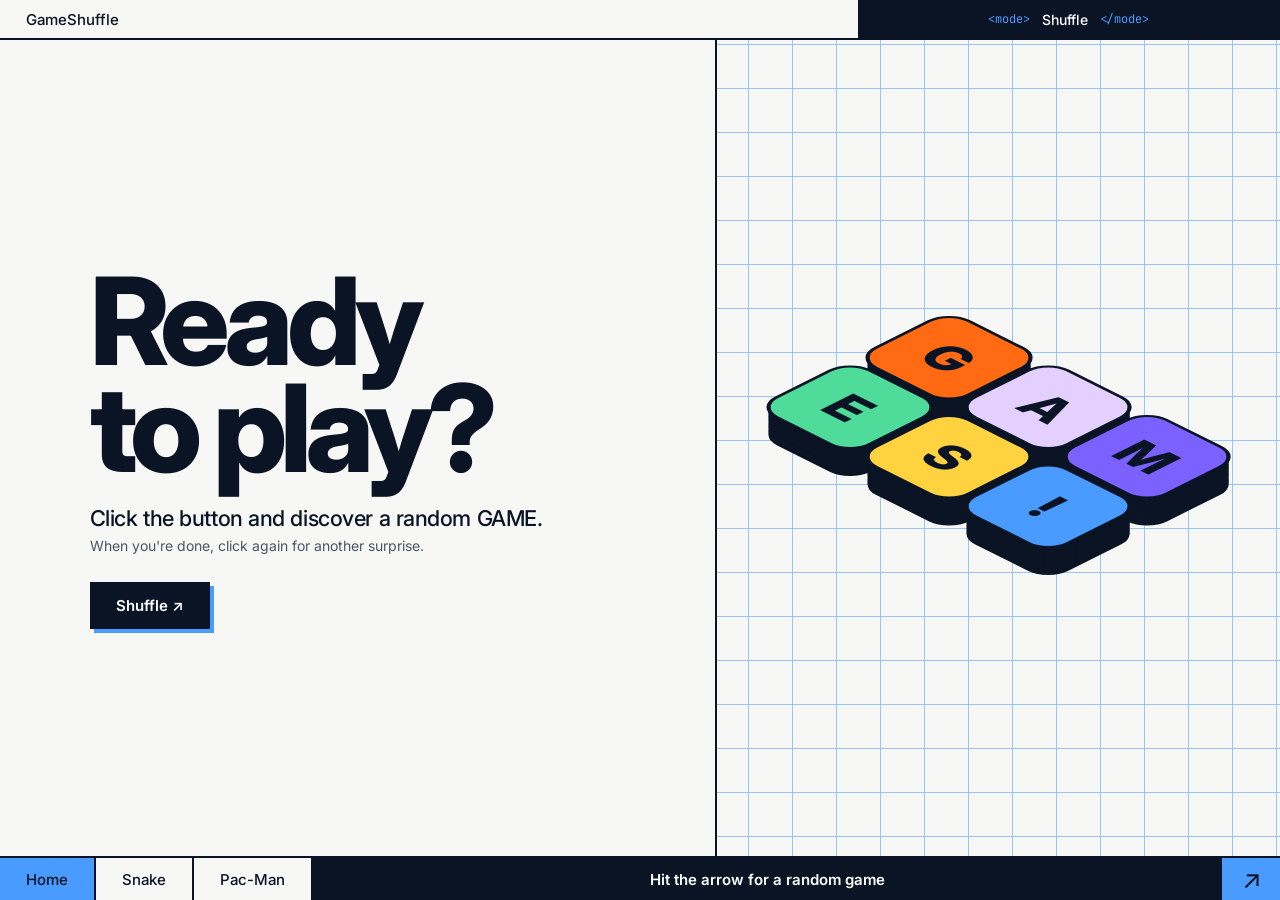
<file: index.html>
<!DOCTYPE html>
<html lang="en">
<head>
<meta charset="UTF-8">
<meta name="viewport" content="width=device-width, initial-scale=1.0">
<title>GameShuffle</title>
<link rel="stylesheet" href="style.css">
</head>
<body>
<div class="shell">
    <header class="topbar">
        <span class="brand">GameShuffle</span>
        <span class="tag"><span class="tag-code">&lt;mode&gt;</span><span class="tag-text">Shuffle</span><span class="tag-code">&lt;/mode&gt;</span></span>
    </header>

    <main class="stage hero">
        <section class="hero-left">
            <h1 class="hero-title">Ready<br>to play?</h1>
            <p class="hero-sub">Click the button and discover a random GAME.</p>
            <p class="hero-note">When you're done, click again for another surprise.</p>
            <button class="btn" onclick="goToRandomGame()">Shuffle &#8599;</button>
        </section>
        <section class="hero-right">
<svg viewBox="0 0 370 232" xmlns="http://www.w3.org/2000/svg" aria-hidden="true">
<defs><rect id="t" width="94" height="94" rx="20" ry="20"/></defs>
<g class="tile" data-note="392.0">
<g transform="translate(0 20)"><g transform="matrix(0.70711 0.35355 -0.70711 0.35355 150 18)"><use href="#t" x="0" y="0" fill="#0b1424"/></g></g>
<g transform="translate(0 19)"><g transform="matrix(0.70711 0.35355 -0.70711 0.35355 150 18)"><use href="#t" x="0" y="0" fill="#0b1424"/></g></g>
<g transform="translate(0 18)"><g transform="matrix(0.70711 0.35355 -0.70711 0.35355 150 18)"><use href="#t" x="0" y="0" fill="#0b1424"/></g></g>
<g transform="translate(0 17)"><g transform="matrix(0.70711 0.35355 -0.70711 0.35355 150 18)"><use href="#t" x="0" y="0" fill="#0b1424"/></g></g>
<g transform="translate(0 16)"><g transform="matrix(0.70711 0.35355 -0.70711 0.35355 150 18)"><use href="#t" x="0" y="0" fill="#0b1424"/></g></g>
<g transform="translate(0 15)"><g transform="matrix(0.70711 0.35355 -0.70711 0.35355 150 18)"><use href="#t" x="0" y="0" fill="#0b1424"/></g></g>
<g transform="translate(0 14)"><g transform="matrix(0.70711 0.35355 -0.70711 0.35355 150 18)"><use href="#t" x="0" y="0" fill="#0b1424"/></g></g>
<g transform="translate(0 13)"><g transform="matrix(0.70711 0.35355 -0.70711 0.35355 150 18)"><use href="#t" x="0" y="0" fill="#0b1424"/></g></g>
<g transform="translate(0 12)"><g transform="matrix(0.70711 0.35355 -0.70711 0.35355 150 18)"><use href="#t" x="0" y="0" fill="#0b1424"/></g></g>
<g transform="translate(0 11)"><g transform="matrix(0.70711 0.35355 -0.70711 0.35355 150 18)"><use href="#t" x="0" y="0" fill="#0b1424"/></g></g>
<g transform="translate(0 10)"><g transform="matrix(0.70711 0.35355 -0.70711 0.35355 150 18)"><use href="#t" x="0" y="0" fill="#0b1424"/></g></g>
<g transform="translate(0 9)"><g transform="matrix(0.70711 0.35355 -0.70711 0.35355 150 18)"><use href="#t" x="0" y="0" fill="#0b1424"/></g></g>
<g transform="translate(0 8)"><g transform="matrix(0.70711 0.35355 -0.70711 0.35355 150 18)"><use href="#t" x="0" y="0" fill="#0b1424"/></g></g>
<g transform="translate(0 7)"><g transform="matrix(0.70711 0.35355 -0.70711 0.35355 150 18)"><use href="#t" x="0" y="0" fill="#0b1424"/></g></g>
<g transform="translate(0 6)"><g transform="matrix(0.70711 0.35355 -0.70711 0.35355 150 18)"><use href="#t" x="0" y="0" fill="#0b1424"/></g></g>
<g transform="translate(0 5)"><g transform="matrix(0.70711 0.35355 -0.70711 0.35355 150 18)"><use href="#t" x="0" y="0" fill="#0b1424"/></g></g>
<g transform="translate(0 4)"><g transform="matrix(0.70711 0.35355 -0.70711 0.35355 150 18)"><use href="#t" x="0" y="0" fill="#0b1424"/></g></g>
<g transform="translate(0 3)"><g transform="matrix(0.70711 0.35355 -0.70711 0.35355 150 18)"><use href="#t" x="0" y="0" fill="#0b1424"/></g></g>
<g transform="translate(0 2)"><g transform="matrix(0.70711 0.35355 -0.70711 0.35355 150 18)"><use href="#t" x="0" y="0" fill="#0b1424"/></g></g>
<g transform="translate(0 1)"><g transform="matrix(0.70711 0.35355 -0.70711 0.35355 150 18)"><use href="#t" x="0" y="0" fill="#0b1424"/></g></g>
<g transform="matrix(0.70711 0.35355 -0.70711 0.35355 150 18)"><use href="#t" x="0" y="0" fill="var(--orange)" stroke="#0b1424" stroke-width="3"/><text x="47.0" y="48.0" text-anchor="middle" dominant-baseline="central" font-family="Inter, sans-serif" font-weight="800" font-size="46" fill="#0b1424">G</text></g>
</g>
<g class="tile" data-note="440.0">
<g transform="translate(0 20)"><g transform="matrix(0.70711 0.35355 -0.70711 0.35355 150 18)"><use href="#t" x="100" y="0" fill="#0b1424"/></g></g>
<g transform="translate(0 19)"><g transform="matrix(0.70711 0.35355 -0.70711 0.35355 150 18)"><use href="#t" x="100" y="0" fill="#0b1424"/></g></g>
<g transform="translate(0 18)"><g transform="matrix(0.70711 0.35355 -0.70711 0.35355 150 18)"><use href="#t" x="100" y="0" fill="#0b1424"/></g></g>
<g transform="translate(0 17)"><g transform="matrix(0.70711 0.35355 -0.70711 0.35355 150 18)"><use href="#t" x="100" y="0" fill="#0b1424"/></g></g>
<g transform="translate(0 16)"><g transform="matrix(0.70711 0.35355 -0.70711 0.35355 150 18)"><use href="#t" x="100" y="0" fill="#0b1424"/></g></g>
<g transform="translate(0 15)"><g transform="matrix(0.70711 0.35355 -0.70711 0.35355 150 18)"><use href="#t" x="100" y="0" fill="#0b1424"/></g></g>
<g transform="translate(0 14)"><g transform="matrix(0.70711 0.35355 -0.70711 0.35355 150 18)"><use href="#t" x="100" y="0" fill="#0b1424"/></g></g>
<g transform="translate(0 13)"><g transform="matrix(0.70711 0.35355 -0.70711 0.35355 150 18)"><use href="#t" x="100" y="0" fill="#0b1424"/></g></g>
<g transform="translate(0 12)"><g transform="matrix(0.70711 0.35355 -0.70711 0.35355 150 18)"><use href="#t" x="100" y="0" fill="#0b1424"/></g></g>
<g transform="translate(0 11)"><g transform="matrix(0.70711 0.35355 -0.70711 0.35355 150 18)"><use href="#t" x="100" y="0" fill="#0b1424"/></g></g>
<g transform="translate(0 10)"><g transform="matrix(0.70711 0.35355 -0.70711 0.35355 150 18)"><use href="#t" x="100" y="0" fill="#0b1424"/></g></g>
<g transform="translate(0 9)"><g transform="matrix(0.70711 0.35355 -0.70711 0.35355 150 18)"><use href="#t" x="100" y="0" fill="#0b1424"/></g></g>
<g transform="translate(0 8)"><g transform="matrix(0.70711 0.35355 -0.70711 0.35355 150 18)"><use href="#t" x="100" y="0" fill="#0b1424"/></g></g>
<g transform="translate(0 7)"><g transform="matrix(0.70711 0.35355 -0.70711 0.35355 150 18)"><use href="#t" x="100" y="0" fill="#0b1424"/></g></g>
<g transform="translate(0 6)"><g transform="matrix(0.70711 0.35355 -0.70711 0.35355 150 18)"><use href="#t" x="100" y="0" fill="#0b1424"/></g></g>
<g transform="translate(0 5)"><g transform="matrix(0.70711 0.35355 -0.70711 0.35355 150 18)"><use href="#t" x="100" y="0" fill="#0b1424"/></g></g>
<g transform="translate(0 4)"><g transform="matrix(0.70711 0.35355 -0.70711 0.35355 150 18)"><use href="#t" x="100" y="0" fill="#0b1424"/></g></g>
<g transform="translate(0 3)"><g transform="matrix(0.70711 0.35355 -0.70711 0.35355 150 18)"><use href="#t" x="100" y="0" fill="#0b1424"/></g></g>
<g transform="translate(0 2)"><g transform="matrix(0.70711 0.35355 -0.70711 0.35355 150 18)"><use href="#t" x="100" y="0" fill="#0b1424"/></g></g>
<g transform="translate(0 1)"><g transform="matrix(0.70711 0.35355 -0.70711 0.35355 150 18)"><use href="#t" x="100" y="0" fill="#0b1424"/></g></g>
<g transform="matrix(0.70711 0.35355 -0.70711 0.35355 150 18)"><use href="#t" x="100" y="0" fill="var(--lavender)" stroke="#0b1424" stroke-width="3"/><text x="147.0" y="48.0" text-anchor="middle" dominant-baseline="central" font-family="Inter, sans-serif" font-weight="800" font-size="46" fill="#0b1424">A</text></g>
</g>
<g class="tile" data-note="493.88">
<g transform="translate(0 20)"><g transform="matrix(0.70711 0.35355 -0.70711 0.35355 150 18)"><use href="#t" x="0" y="100" fill="#0b1424"/></g></g>
<g transform="translate(0 19)"><g transform="matrix(0.70711 0.35355 -0.70711 0.35355 150 18)"><use href="#t" x="0" y="100" fill="#0b1424"/></g></g>
<g transform="translate(0 18)"><g transform="matrix(0.70711 0.35355 -0.70711 0.35355 150 18)"><use href="#t" x="0" y="100" fill="#0b1424"/></g></g>
<g transform="translate(0 17)"><g transform="matrix(0.70711 0.35355 -0.70711 0.35355 150 18)"><use href="#t" x="0" y="100" fill="#0b1424"/></g></g>
<g transform="translate(0 16)"><g transform="matrix(0.70711 0.35355 -0.70711 0.35355 150 18)"><use href="#t" x="0" y="100" fill="#0b1424"/></g></g>
<g transform="translate(0 15)"><g transform="matrix(0.70711 0.35355 -0.70711 0.35355 150 18)"><use href="#t" x="0" y="100" fill="#0b1424"/></g></g>
<g transform="translate(0 14)"><g transform="matrix(0.70711 0.35355 -0.70711 0.35355 150 18)"><use href="#t" x="0" y="100" fill="#0b1424"/></g></g>
<g transform="translate(0 13)"><g transform="matrix(0.70711 0.35355 -0.70711 0.35355 150 18)"><use href="#t" x="0" y="100" fill="#0b1424"/></g></g>
<g transform="translate(0 12)"><g transform="matrix(0.70711 0.35355 -0.70711 0.35355 150 18)"><use href="#t" x="0" y="100" fill="#0b1424"/></g></g>
<g transform="translate(0 11)"><g transform="matrix(0.70711 0.35355 -0.70711 0.35355 150 18)"><use href="#t" x="0" y="100" fill="#0b1424"/></g></g>
<g transform="translate(0 10)"><g transform="matrix(0.70711 0.35355 -0.70711 0.35355 150 18)"><use href="#t" x="0" y="100" fill="#0b1424"/></g></g>
<g transform="translate(0 9)"><g transform="matrix(0.70711 0.35355 -0.70711 0.35355 150 18)"><use href="#t" x="0" y="100" fill="#0b1424"/></g></g>
<g transform="translate(0 8)"><g transform="matrix(0.70711 0.35355 -0.70711 0.35355 150 18)"><use href="#t" x="0" y="100" fill="#0b1424"/></g></g>
<g transform="translate(0 7)"><g transform="matrix(0.70711 0.35355 -0.70711 0.35355 150 18)"><use href="#t" x="0" y="100" fill="#0b1424"/></g></g>
<g transform="translate(0 6)"><g transform="matrix(0.70711 0.35355 -0.70711 0.35355 150 18)"><use href="#t" x="0" y="100" fill="#0b1424"/></g></g>
<g transform="translate(0 5)"><g transform="matrix(0.70711 0.35355 -0.70711 0.35355 150 18)"><use href="#t" x="0" y="100" fill="#0b1424"/></g></g>
<g transform="translate(0 4)"><g transform="matrix(0.70711 0.35355 -0.70711 0.35355 150 18)"><use href="#t" x="0" y="100" fill="#0b1424"/></g></g>
<g transform="translate(0 3)"><g transform="matrix(0.70711 0.35355 -0.70711 0.35355 150 18)"><use href="#t" x="0" y="100" fill="#0b1424"/></g></g>
<g transform="translate(0 2)"><g transform="matrix(0.70711 0.35355 -0.70711 0.35355 150 18)"><use href="#t" x="0" y="100" fill="#0b1424"/></g></g>
<g transform="translate(0 1)"><g transform="matrix(0.70711 0.35355 -0.70711 0.35355 150 18)"><use href="#t" x="0" y="100" fill="#0b1424"/></g></g>
<g transform="matrix(0.70711 0.35355 -0.70711 0.35355 150 18)"><use href="#t" x="0" y="100" fill="var(--green)" stroke="#0b1424" stroke-width="3"/><text x="47.0" y="148.0" text-anchor="middle" dominant-baseline="central" font-family="Inter, sans-serif" font-weight="800" font-size="46" fill="#0b1424">E</text></g>
</g>
<g class="tile" data-note="523.25">
<g transform="translate(0 20)"><g transform="matrix(0.70711 0.35355 -0.70711 0.35355 150 18)"><use href="#t" x="200" y="0" fill="#0b1424"/></g></g>
<g transform="translate(0 19)"><g transform="matrix(0.70711 0.35355 -0.70711 0.35355 150 18)"><use href="#t" x="200" y="0" fill="#0b1424"/></g></g>
<g transform="translate(0 18)"><g transform="matrix(0.70711 0.35355 -0.70711 0.35355 150 18)"><use href="#t" x="200" y="0" fill="#0b1424"/></g></g>
<g transform="translate(0 17)"><g transform="matrix(0.70711 0.35355 -0.70711 0.35355 150 18)"><use href="#t" x="200" y="0" fill="#0b1424"/></g></g>
<g transform="translate(0 16)"><g transform="matrix(0.70711 0.35355 -0.70711 0.35355 150 18)"><use href="#t" x="200" y="0" fill="#0b1424"/></g></g>
<g transform="translate(0 15)"><g transform="matrix(0.70711 0.35355 -0.70711 0.35355 150 18)"><use href="#t" x="200" y="0" fill="#0b1424"/></g></g>
<g transform="translate(0 14)"><g transform="matrix(0.70711 0.35355 -0.70711 0.35355 150 18)"><use href="#t" x="200" y="0" fill="#0b1424"/></g></g>
<g transform="translate(0 13)"><g transform="matrix(0.70711 0.35355 -0.70711 0.35355 150 18)"><use href="#t" x="200" y="0" fill="#0b1424"/></g></g>
<g transform="translate(0 12)"><g transform="matrix(0.70711 0.35355 -0.70711 0.35355 150 18)"><use href="#t" x="200" y="0" fill="#0b1424"/></g></g>
<g transform="translate(0 11)"><g transform="matrix(0.70711 0.35355 -0.70711 0.35355 150 18)"><use href="#t" x="200" y="0" fill="#0b1424"/></g></g>
<g transform="translate(0 10)"><g transform="matrix(0.70711 0.35355 -0.70711 0.35355 150 18)"><use href="#t" x="200" y="0" fill="#0b1424"/></g></g>
<g transform="translate(0 9)"><g transform="matrix(0.70711 0.35355 -0.70711 0.35355 150 18)"><use href="#t" x="200" y="0" fill="#0b1424"/></g></g>
<g transform="translate(0 8)"><g transform="matrix(0.70711 0.35355 -0.70711 0.35355 150 18)"><use href="#t" x="200" y="0" fill="#0b1424"/></g></g>
<g transform="translate(0 7)"><g transform="matrix(0.70711 0.35355 -0.70711 0.35355 150 18)"><use href="#t" x="200" y="0" fill="#0b1424"/></g></g>
<g transform="translate(0 6)"><g transform="matrix(0.70711 0.35355 -0.70711 0.35355 150 18)"><use href="#t" x="200" y="0" fill="#0b1424"/></g></g>
<g transform="translate(0 5)"><g transform="matrix(0.70711 0.35355 -0.70711 0.35355 150 18)"><use href="#t" x="200" y="0" fill="#0b1424"/></g></g>
<g transform="translate(0 4)"><g transform="matrix(0.70711 0.35355 -0.70711 0.35355 150 18)"><use href="#t" x="200" y="0" fill="#0b1424"/></g></g>
<g transform="translate(0 3)"><g transform="matrix(0.70711 0.35355 -0.70711 0.35355 150 18)"><use href="#t" x="200" y="0" fill="#0b1424"/></g></g>
<g transform="translate(0 2)"><g transform="matrix(0.70711 0.35355 -0.70711 0.35355 150 18)"><use href="#t" x="200" y="0" fill="#0b1424"/></g></g>
<g transform="translate(0 1)"><g transform="matrix(0.70711 0.35355 -0.70711 0.35355 150 18)"><use href="#t" x="200" y="0" fill="#0b1424"/></g></g>
<g transform="matrix(0.70711 0.35355 -0.70711 0.35355 150 18)"><use href="#t" x="200" y="0" fill="var(--purple)" stroke="#0b1424" stroke-width="3"/><text x="247.0" y="48.0" text-anchor="middle" dominant-baseline="central" font-family="Inter, sans-serif" font-weight="800" font-size="46" fill="#0b1424">M</text></g>
</g>
<g class="tile" data-note="587.33">
<g transform="translate(0 20)"><g transform="matrix(0.70711 0.35355 -0.70711 0.35355 150 18)"><use href="#t" x="100" y="100" fill="#0b1424"/></g></g>
<g transform="translate(0 19)"><g transform="matrix(0.70711 0.35355 -0.70711 0.35355 150 18)"><use href="#t" x="100" y="100" fill="#0b1424"/></g></g>
<g transform="translate(0 18)"><g transform="matrix(0.70711 0.35355 -0.70711 0.35355 150 18)"><use href="#t" x="100" y="100" fill="#0b1424"/></g></g>
<g transform="translate(0 17)"><g transform="matrix(0.70711 0.35355 -0.70711 0.35355 150 18)"><use href="#t" x="100" y="100" fill="#0b1424"/></g></g>
<g transform="translate(0 16)"><g transform="matrix(0.70711 0.35355 -0.70711 0.35355 150 18)"><use href="#t" x="100" y="100" fill="#0b1424"/></g></g>
<g transform="translate(0 15)"><g transform="matrix(0.70711 0.35355 -0.70711 0.35355 150 18)"><use href="#t" x="100" y="100" fill="#0b1424"/></g></g>
<g transform="translate(0 14)"><g transform="matrix(0.70711 0.35355 -0.70711 0.35355 150 18)"><use href="#t" x="100" y="100" fill="#0b1424"/></g></g>
<g transform="translate(0 13)"><g transform="matrix(0.70711 0.35355 -0.70711 0.35355 150 18)"><use href="#t" x="100" y="100" fill="#0b1424"/></g></g>
<g transform="translate(0 12)"><g transform="matrix(0.70711 0.35355 -0.70711 0.35355 150 18)"><use href="#t" x="100" y="100" fill="#0b1424"/></g></g>
<g transform="translate(0 11)"><g transform="matrix(0.70711 0.35355 -0.70711 0.35355 150 18)"><use href="#t" x="100" y="100" fill="#0b1424"/></g></g>
<g transform="translate(0 10)"><g transform="matrix(0.70711 0.35355 -0.70711 0.35355 150 18)"><use href="#t" x="100" y="100" fill="#0b1424"/></g></g>
<g transform="translate(0 9)"><g transform="matrix(0.70711 0.35355 -0.70711 0.35355 150 18)"><use href="#t" x="100" y="100" fill="#0b1424"/></g></g>
<g transform="translate(0 8)"><g transform="matrix(0.70711 0.35355 -0.70711 0.35355 150 18)"><use href="#t" x="100" y="100" fill="#0b1424"/></g></g>
<g transform="translate(0 7)"><g transform="matrix(0.70711 0.35355 -0.70711 0.35355 150 18)"><use href="#t" x="100" y="100" fill="#0b1424"/></g></g>
<g transform="translate(0 6)"><g transform="matrix(0.70711 0.35355 -0.70711 0.35355 150 18)"><use href="#t" x="100" y="100" fill="#0b1424"/></g></g>
<g transform="translate(0 5)"><g transform="matrix(0.70711 0.35355 -0.70711 0.35355 150 18)"><use href="#t" x="100" y="100" fill="#0b1424"/></g></g>
<g transform="translate(0 4)"><g transform="matrix(0.70711 0.35355 -0.70711 0.35355 150 18)"><use href="#t" x="100" y="100" fill="#0b1424"/></g></g>
<g transform="translate(0 3)"><g transform="matrix(0.70711 0.35355 -0.70711 0.35355 150 18)"><use href="#t" x="100" y="100" fill="#0b1424"/></g></g>
<g transform="translate(0 2)"><g transform="matrix(0.70711 0.35355 -0.70711 0.35355 150 18)"><use href="#t" x="100" y="100" fill="#0b1424"/></g></g>
<g transform="translate(0 1)"><g transform="matrix(0.70711 0.35355 -0.70711 0.35355 150 18)"><use href="#t" x="100" y="100" fill="#0b1424"/></g></g>
<g transform="matrix(0.70711 0.35355 -0.70711 0.35355 150 18)"><use href="#t" x="100" y="100" fill="var(--yellow)" stroke="#0b1424" stroke-width="3"/><text x="147.0" y="148.0" text-anchor="middle" dominant-baseline="central" font-family="Inter, sans-serif" font-weight="800" font-size="46" fill="#0b1424">S</text></g>
</g>
<g class="tile" data-note="783.99">
<g transform="translate(0 20)"><g transform="matrix(0.70711 0.35355 -0.70711 0.35355 150 18)"><use href="#t" x="200" y="100" fill="#0b1424"/></g></g>
<g transform="translate(0 19)"><g transform="matrix(0.70711 0.35355 -0.70711 0.35355 150 18)"><use href="#t" x="200" y="100" fill="#0b1424"/></g></g>
<g transform="translate(0 18)"><g transform="matrix(0.70711 0.35355 -0.70711 0.35355 150 18)"><use href="#t" x="200" y="100" fill="#0b1424"/></g></g>
<g transform="translate(0 17)"><g transform="matrix(0.70711 0.35355 -0.70711 0.35355 150 18)"><use href="#t" x="200" y="100" fill="#0b1424"/></g></g>
<g transform="translate(0 16)"><g transform="matrix(0.70711 0.35355 -0.70711 0.35355 150 18)"><use href="#t" x="200" y="100" fill="#0b1424"/></g></g>
<g transform="translate(0 15)"><g transform="matrix(0.70711 0.35355 -0.70711 0.35355 150 18)"><use href="#t" x="200" y="100" fill="#0b1424"/></g></g>
<g transform="translate(0 14)"><g transform="matrix(0.70711 0.35355 -0.70711 0.35355 150 18)"><use href="#t" x="200" y="100" fill="#0b1424"/></g></g>
<g transform="translate(0 13)"><g transform="matrix(0.70711 0.35355 -0.70711 0.35355 150 18)"><use href="#t" x="200" y="100" fill="#0b1424"/></g></g>
<g transform="translate(0 12)"><g transform="matrix(0.70711 0.35355 -0.70711 0.35355 150 18)"><use href="#t" x="200" y="100" fill="#0b1424"/></g></g>
<g transform="translate(0 11)"><g transform="matrix(0.70711 0.35355 -0.70711 0.35355 150 18)"><use href="#t" x="200" y="100" fill="#0b1424"/></g></g>
<g transform="translate(0 10)"><g transform="matrix(0.70711 0.35355 -0.70711 0.35355 150 18)"><use href="#t" x="200" y="100" fill="#0b1424"/></g></g>
<g transform="translate(0 9)"><g transform="matrix(0.70711 0.35355 -0.70711 0.35355 150 18)"><use href="#t" x="200" y="100" fill="#0b1424"/></g></g>
<g transform="translate(0 8)"><g transform="matrix(0.70711 0.35355 -0.70711 0.35355 150 18)"><use href="#t" x="200" y="100" fill="#0b1424"/></g></g>
<g transform="translate(0 7)"><g transform="matrix(0.70711 0.35355 -0.70711 0.35355 150 18)"><use href="#t" x="200" y="100" fill="#0b1424"/></g></g>
<g transform="translate(0 6)"><g transform="matrix(0.70711 0.35355 -0.70711 0.35355 150 18)"><use href="#t" x="200" y="100" fill="#0b1424"/></g></g>
<g transform="translate(0 5)"><g transform="matrix(0.70711 0.35355 -0.70711 0.35355 150 18)"><use href="#t" x="200" y="100" fill="#0b1424"/></g></g>
<g transform="translate(0 4)"><g transform="matrix(0.70711 0.35355 -0.70711 0.35355 150 18)"><use href="#t" x="200" y="100" fill="#0b1424"/></g></g>
<g transform="translate(0 3)"><g transform="matrix(0.70711 0.35355 -0.70711 0.35355 150 18)"><use href="#t" x="200" y="100" fill="#0b1424"/></g></g>
<g transform="translate(0 2)"><g transform="matrix(0.70711 0.35355 -0.70711 0.35355 150 18)"><use href="#t" x="200" y="100" fill="#0b1424"/></g></g>
<g transform="translate(0 1)"><g transform="matrix(0.70711 0.35355 -0.70711 0.35355 150 18)"><use href="#t" x="200" y="100" fill="#0b1424"/></g></g>
<g transform="matrix(0.70711 0.35355 -0.70711 0.35355 150 18)"><use href="#t" x="200" y="100" fill="var(--blue)" stroke="#0b1424" stroke-width="3"/><text x="247.0" y="148.0" text-anchor="middle" dominant-baseline="central" font-family="Inter, sans-serif" font-weight="800" font-size="46" fill="#0b1424">!</text></g>
</g>
</svg>
        </section>
    </main>

    <nav class="bottombar">
        <a class="chip active" href="index.html">Home</a>
        <a class="chip" href="index2.html">Snake</a>
        <a class="chip" href="index3.html">Pac-Man</a>
        <div class="cta">Hit the arrow for a random game</div>
        <button class="arrow" onclick="goToRandomGame()" aria-label="Random game">&#8599;</button>
    </nav>
</div>

<script>
function goToRandomGame() {
    const games = ["index2.html", "index3.html"];
    const randomGame = games[Math.floor(Math.random() * games.length)];
    window.location.href = randomGame;
}
</script>

<script>
/* Mechanical keyboard click sounds (synthesised, no audio files needed) */
let audioCtx = null;
let noiseBuf = null;

function getNoise() {
    if (!noiseBuf) {
        const len = audioCtx.sampleRate; // 1 second of white noise, reused
        noiseBuf = audioCtx.createBuffer(1, len, audioCtx.sampleRate);
        const d = noiseBuf.getChannelData(0);
        for (let k = 0; k < len; k++) d[k] = Math.random() * 2 - 1;
    }
    return noiseBuf;
}

// short band-passed noise burst
function burst(t, freq, q, vol, dur) {
    const src = audioCtx.createBufferSource();
    const filter = audioCtx.createBiquadFilter();
    const gain = audioCtx.createGain();
    src.buffer = getNoise();
    filter.type = "bandpass";
    filter.frequency.value = freq;
    filter.Q.value = q;
    gain.gain.setValueAtTime(vol, t);
    gain.gain.exponentialRampToValueAtTime(0.0001, t + dur);
    src.connect(filter).connect(gain).connect(audioCtx.destination);
    src.start(t, Math.random() * 0.5);
    src.stop(t + dur + 0.01);
}

// low "thock" body of the keycap hitting the plate
function thock(t, freq, vol, dur) {
    const osc = audioCtx.createOscillator();
    const gain = audioCtx.createGain();
    osc.type = "sine";
    osc.frequency.setValueAtTime(freq * 1.6, t);
    osc.frequency.exponentialRampToValueAtTime(freq, t + 0.03);
    gain.gain.setValueAtTime(vol, t);
    gain.gain.exponentialRampToValueAtTime(0.0001, t + dur);
    osc.connect(gain).connect(audioCtx.destination);
    osc.start(t);
    osc.stop(t + dur + 0.01);
}

function playClick(pitch) {
    try {
        audioCtx = audioCtx || new (window.AudioContext || window.webkitAudioContext)();
        if (audioCtx.state === "suspended") audioCtx.resume();
        const t = audioCtx.currentTime;
        const v = 0.92 + Math.random() * 0.16;          // tiny random variation so it never sounds identical
        const tone = (0.9 + (pitch % 400) / 2000) * v;   // each tile gets a slightly different tone

        // 1) "click": the switch's sharp high-frequency tick
        burst(t, 4200 * tone, 1.2, 0.9, 0.018);
        burst(t, 2600 * tone, 0.9, 0.5, 0.025);

        // 2) "clack": keycap bottoming out, a few ms later
        burst(t + 0.012, 1400 * tone, 0.7, 0.6, 0.05);
        thock(t + 0.012, 170 * tone, 0.7, 0.07);

        // 3) release "tick" as the key comes back up
        burst(t + 0.075, 3200 * tone, 1.5, 0.25, 0.015);
    } catch (e) { /* audio not available, ignore */ }
}

document.querySelectorAll(".tile").forEach(tile => {
    tile.setAttribute("tabindex", "0");
    tile.setAttribute("role", "button");
    const note = parseFloat(tile.dataset.note);
    tile.addEventListener("click", () => playClick(note));
    tile.addEventListener("keydown", e => {
        if (e.key === "Enter" || e.key === " ") { e.preventDefault(); playClick(note); }
    });
});
</script>

</body>
</html>
</file>
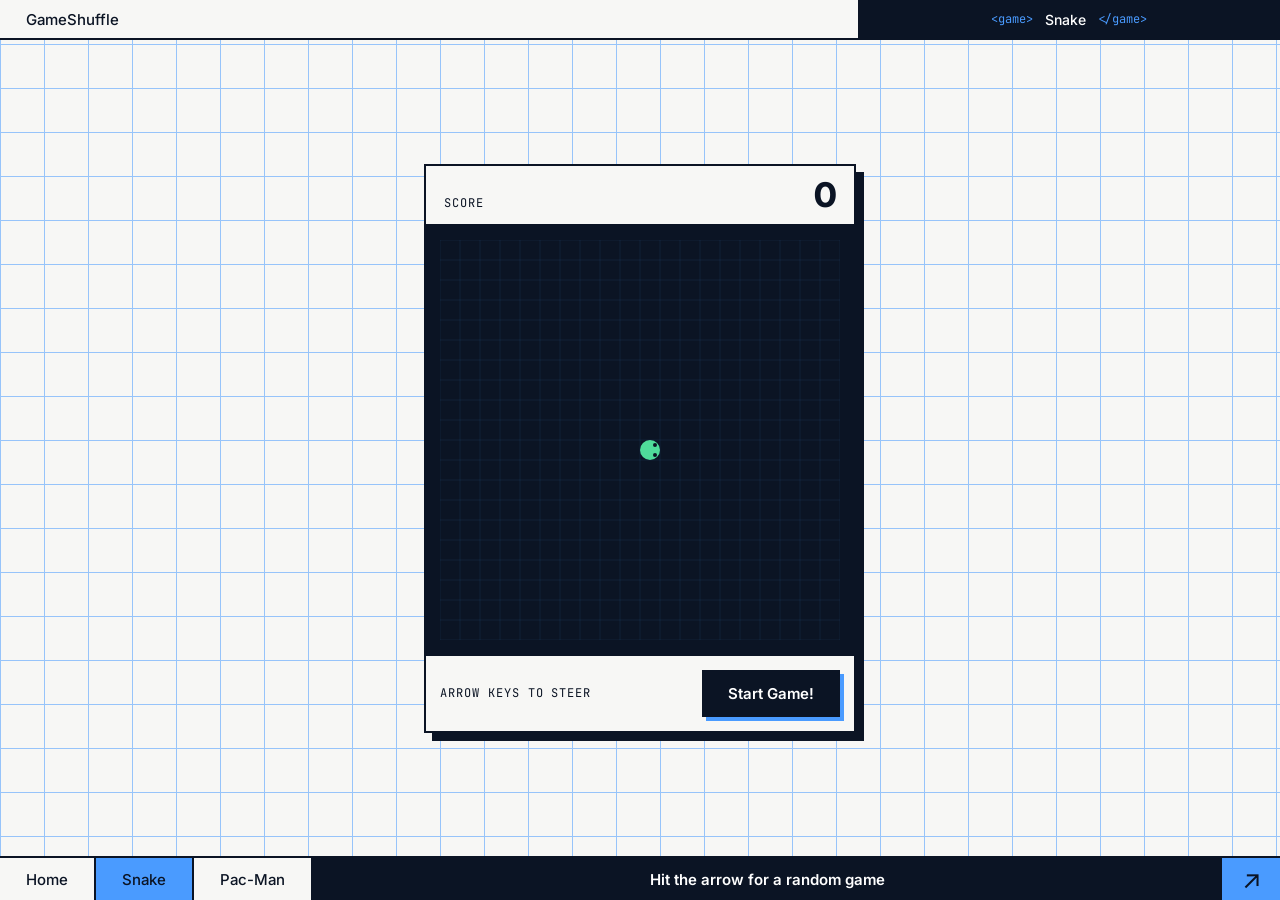
<file: index2.html>
<!DOCTYPE html>
<html lang="en">
<head>
<meta charset="UTF-8">
<meta name="viewport" content="width=device-width, initial-scale=1.0">
<title>Snake Game: Classic Edition</title>
<link rel="stylesheet" href="style.css">
</head>
<body>
<div class="shell">
    <header class="topbar">
        <span class="brand">GameShuffle</span>
        <span class="tag"><span class="tag-code">&lt;game&gt;</span><span class="tag-text">Snake</span><span class="tag-code">&lt;/game&gt;</span></span>
    </header>

    <main class="stage">
        <section class="card">
            <div class="card-head">
                <span class="label">Score</span>
                <span id="score">0</span>
            </div>
            <div class="board">
                <canvas id="game-board" width="400" height="400"></canvas>
            </div>
            <div class="card-foot">
                <span class="label">Arrow keys to steer</span>
                <button class="btn" id="start-btn" onclick="startGame()">Start Game!</button>
            </div>
        </section>
    </main>

    <nav class="bottombar">
        <a class="chip" href="index.html">Home</a>
        <a class="chip active" href="index2.html">Snake</a>
        <a class="chip" href="index3.html">Pac-Man</a>
        <div class="cta">Hit the arrow for a random game</div>
        <button class="arrow" onclick="goToRandomGame()" aria-label="Random game">&#8599;</button>
    </nav>
</div>

<script>
        /** 2. NAVIGATION LOGIC (BASED ON SNAKE IN GAME1) **/
function goToRandomGame() {
    window.location.href = "index3.html";
}

        /** 3. SNAKE GAME LOGIC **/
        const canvas = document.getElementById('game-board');
        const ctx = canvas.getContext('2d');
        const scoreDisplay = document.getElementById('score');
        
        const TILE_SIZE = 20; 
        const GRID_SIZE = canvas.width / TILE_SIZE; 
        let snake = [{ x: 10, y: 10 }]; 
        let food = {}; 
        let dx = 1; 
        let dy = 0; 
        let score = 0;
        let gameLoop;
        let gameRunning = false;
        let changingDirection = false;

        function drawGrid() {
            ctx.strokeStyle = 'rgba(74, 155, 255, 0.18)';
            ctx.lineWidth = 0.5;
            for (let i = 0; i <= GRID_SIZE; i++) {
                ctx.beginPath();
                ctx.moveTo(i * TILE_SIZE, 0); ctx.lineTo(i * TILE_SIZE, canvas.height);
                ctx.stroke();
                ctx.beginPath();
                ctx.moveTo(0, i * TILE_SIZE); ctx.lineTo(canvas.width, i * TILE_SIZE);
                ctx.stroke();
            }
        }

        function drawSnakeSegment(x, y, index) {
            const centerX = x * TILE_SIZE + TILE_SIZE / 2;
            const centerY = y * TILE_SIZE + TILE_SIZE / 2;
            const sizeReduction = index * 0.4;
            const radius = Math.max(4, (TILE_SIZE / 2) - sizeReduction);

            ctx.fillStyle = index === 0 ? '#4fdc9a' : '#35b982';
            ctx.beginPath();
            ctx.arc(centerX, centerY, radius, 0, Math.PI * 2);
            ctx.fill();

            if (index === 0) {
                ctx.fillStyle = '#0b1424';
                let eyeX1, eyeY1, eyeX2, eyeY2;
                if (dx === 1) { eyeX1 = 5; eyeY1 = -5; eyeX2 = 5; eyeY2 = 5; }
                else if (dx === -1) { eyeX1 = -5; eyeY1 = -5; eyeX2 = -5; eyeY2 = 5; }
                else if (dy === 1) { eyeX1 = -5; eyeY1 = 5; eyeX2 = 5; eyeY2 = 5; }
                else { eyeX1 = -5; eyeY1 = -5; eyeX2 = 5; eyeY2 = -5; }
                ctx.beginPath();
                ctx.arc(centerX + eyeX1, centerY + eyeY1, 2, 0, Math.PI * 2);
                ctx.arc(centerX + eyeX2, centerY + eyeY2, 2, 0, Math.PI * 2);
                ctx.fill();
            }
        }

        function createFood() {
            food.x = Math.floor(Math.random() * GRID_SIZE);
            food.y = Math.floor(Math.random() * GRID_SIZE);
            for (let segment of snake) {
                if (segment.x === food.x && segment.y === food.y) return createFood();
            }
        }

        function moveSnake() {
            let headX = snake[0].x + dx;
            let headY = snake[0].y + dy;
            if (headX < 0) headX = GRID_SIZE - 1;
            else if (headX >= GRID_SIZE) headX = 0;
            if (headY < 0) headY = GRID_SIZE - 1;
            else if (headY >= GRID_SIZE) headY = 0;
            const head = { x: headX, y: headY };
            snake.unshift(head);
            if (head.x === food.x && head.y === food.y) {
                score++;
                scoreDisplay.textContent = score;
                createFood(); 
            } else {
                snake.pop();
            }
        }

        function checkCollision() {
            const head = snake[0];
            for (let i = 1; i < snake.length; i++) {
                if (snake[i].x === head.x && snake[i].y === head.y) return true;
            }
            return false;
        }

        function drawGame() {
            ctx.fillStyle = '#0b1424';
            ctx.fillRect(0, 0, canvas.width, canvas.height);
            drawGrid();
            ctx.fillStyle = '#ff6a13';
            ctx.beginPath();
            ctx.arc(food.x * TILE_SIZE + 10, food.y * TILE_SIZE + 10, 8, 0, Math.PI * 2);
            ctx.fill();
            snake.forEach((segment, index) => {
                drawSnakeSegment(segment.x, segment.y, index);
            });
        }

        function gameLoopFunction() {
            if (checkCollision()) return endGame();
            changingDirection = false;
            moveSnake();
            drawGame();
        }
        
        function changeDirection(event) {
            if (changingDirection) return;
            const LEFT = 37, UP = 38, RIGHT = 39, DOWN = 40;
            const keyPressed = event.keyCode;
            if (keyPressed === LEFT && dx !== 1) { dx = -1; dy = 0; changingDirection = true; }
            if (keyPressed === UP && dy !== 1) { dx = 0; dy = -1; changingDirection = true; }
            if (keyPressed === RIGHT && dx !== -1) { dx = 1; dy = 0; changingDirection = true; }
            if (keyPressed === DOWN && dy !== -1) { dx = 0; dy = 1; changingDirection = true; }
        }

        function startGame() {
            if (gameRunning) return;
            snake = [{ x: 10, y: 10 }];
            dx = 1; dy = 0; score = 0;
            scoreDisplay.textContent = score;
            createFood();
            gameRunning = true;
            document.getElementById('start-btn').style.visibility = 'hidden';
            gameLoop = setInterval(gameLoopFunction, 130); 
        }

        function endGame() {
            clearInterval(gameLoop);
            gameRunning = false;
            document.getElementById('start-btn').style.visibility = 'visible';
            document.getElementById('start-btn').textContent = 'Try Again?';
            ctx.fillStyle = 'rgba(11, 20, 36, 0.82)';
            ctx.fillRect(0, 0, canvas.width, canvas.height);
            ctx.fillStyle = '#f7f7f5';
            ctx.font = '800 26px Inter, sans-serif';
            ctx.textAlign = 'center';
            ctx.fillText('GAME OVER', canvas.width / 2, canvas.height / 2);
        }

        document.addEventListener('keydown', changeDirection);
        drawGame();
    </script>
</body>
</html>
</file>
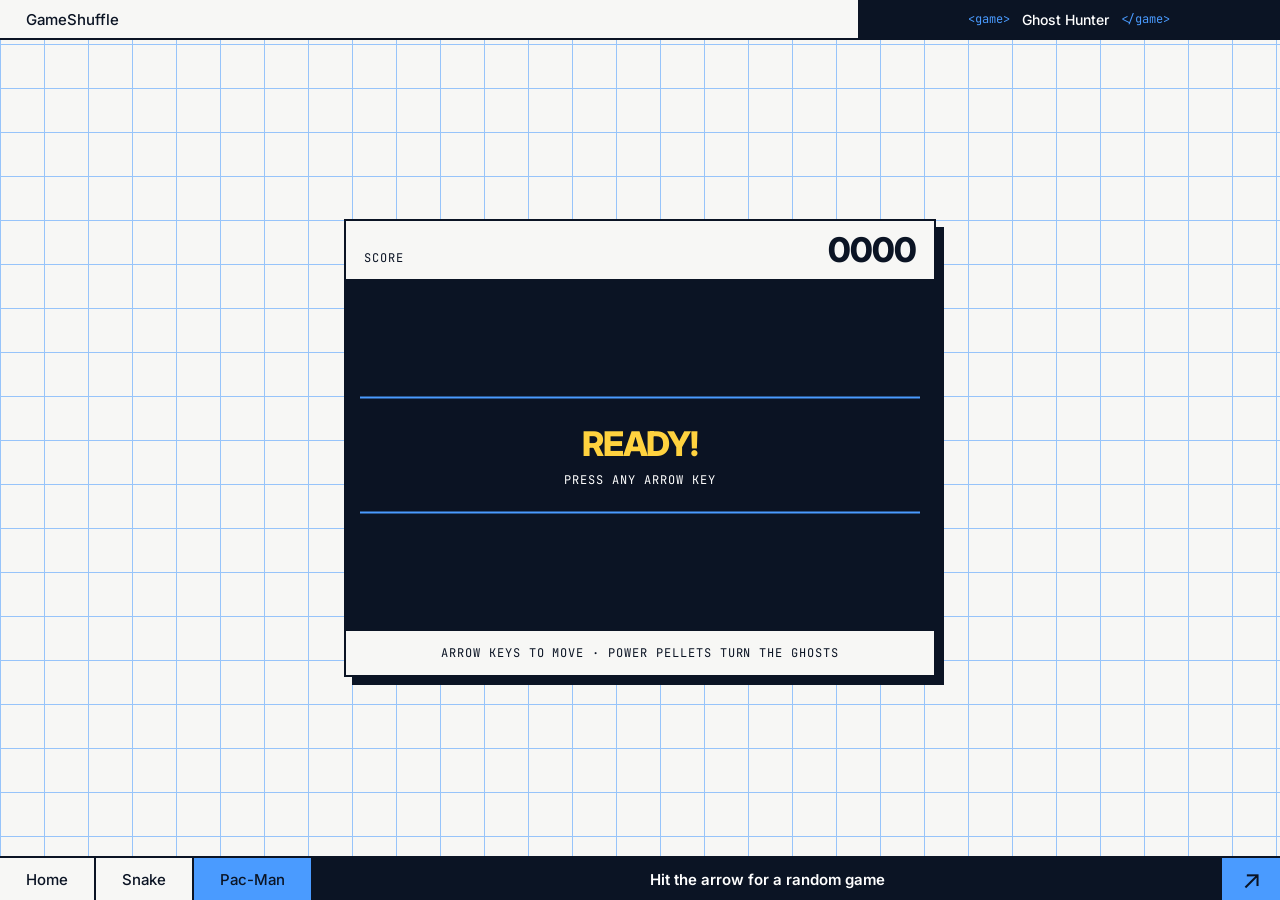
<file: index3.html>
<!DOCTYPE html>
<html lang="en">
<head>
<meta charset="UTF-8">
<meta name="viewport" content="width=device-width, initial-scale=1.0">
<title>Ghost Hunter: Arcade Edition</title>
<link rel="stylesheet" href="style.css">
</head>
<body>
<div class="shell">
    <header class="topbar">
        <span class="brand">GameShuffle</span>
        <span class="tag"><span class="tag-code">&lt;game&gt;</span><span class="tag-text">Ghost Hunter</span><span class="tag-code">&lt;/game&gt;</span></span>
    </header>

    <main class="stage">
        <section class="card game-box">
            <div class="card-head header">
                <span class="label">Score</span>
                <span id="score">0000</span>
            </div>
            <div class="board">
                <canvas id="gameCanvas" width="560" height="320"></canvas>

                <div id="status-overlay" class="overlay">
                    <div id="ready-content">
                        <h1 class="blink">READY!</h1>
                        <p>PRESS ANY ARROW KEY</p>
                    </div>
                    <div id="game-over-content" style="display: none;">
                        <h1 id="status-text" style="color: #ff6a13;">GAME OVER</h1>
                        <button class="btn" id="restart-btn">PLAY AGAIN</button>
                    </div>
                </div>
            </div>
            <div class="card-foot">
                <span class="label">Arrow keys to move &middot; power pellets turn the ghosts</span>
            </div>
        </section>
    </main>

    <nav class="bottombar">
        <a class="chip" href="index.html">Home</a>
        <a class="chip" href="index2.html">Snake</a>
        <a class="chip active" href="index3.html">Pac-Man</a>
        <div class="cta">Hit the arrow for a random game</div>
        <button class="arrow" onclick="goToRandomGame()" aria-label="Random game">&#8599;</button>
    </nav>
</div>

<script src="game.js"></script>
</body>
</html>
</file>
<file: style.css>
@import url('https://fonts.googleapis.com/css2?family=Inter:wght@400;500;600;800&family=JetBrains+Mono:wght@500&display=swap');

/* ------------------------------------------------------------------
   GameShuffle — shared theme, matched to the Abir Abessi banner:
   paper + navy, 2px rules, blue grid, flat colour tiles, mono <tags>
------------------------------------------------------------------- */
:root {
    --navy: #0b1424;
    --paper: #f7f7f5;
    --orange: #ff6a13;
    --green: #4fdc9a;
    --lavender: #e3d0ff;
    --yellow: #ffd23f;
    --purple: #7b61ff;
    --blue: #4a9bff;
    --grid: #97c4fa;
    --rule: 2px solid var(--navy);
}

* { box-sizing: border-box; }

html, body { height: 100%; }

body {
    margin: 0;
    overflow: hidden;
    color: var(--navy);
    font-family: 'Inter', system-ui, -apple-system, 'Segoe UI', sans-serif;
    background-color: var(--paper);
    background-image:
        linear-gradient(var(--grid) 1px, transparent 1px),
        linear-gradient(90deg, var(--grid) 1px, transparent 1px);
    background-size: 44px 44px;
}

/* ---------- frame: top bar / stage / bottom bar ---------- */
.shell {
    height: 100vh;
    display: grid;
    grid-template-rows: 40px minmax(0, 1fr) 44px;
}

.topbar {
    display: flex;
    align-items: stretch;
    background: var(--paper);
    border-bottom: var(--rule);
}

.brand {
    display: flex;
    align-items: center;
    padding: 0 26px;
    font-size: 15px;
    font-weight: 500;
}

.tag {
    margin-left: auto;
    min-width: 33%;
    display: flex;
    align-items: center;
    justify-content: center;
    gap: 12px;
    padding: 0 20px;
    background: var(--navy);
    color: #fff;
}

.tag-code {
    font-family: 'JetBrains Mono', ui-monospace, monospace;
    font-size: 12px;
    color: var(--blue);
}

.tag-text { font-size: 14px; font-weight: 500; }

.stage {
    position: relative;
    display: flex;
    overflow: auto;
    padding: 24px;
}

.stage > * { margin: auto; }

.bottombar {
    display: flex;
    align-items: stretch;
    background: var(--paper);
    border-top: var(--rule);
}

.chip {
    display: flex;
    align-items: center;
    padding: 0 26px;
    font-size: 15px;
    font-weight: 500;
    color: var(--navy);
    text-decoration: none;
    border-right: var(--rule);
    transition: background 0.15s ease;
}

.chip:hover { background: #fff; }
.chip.active { background: var(--blue); }
.chip.active:hover { background: var(--blue); }

.cta {
    flex: 1;
    display: flex;
    align-items: center;
    justify-content: center;
    padding: 0 16px;
    background: var(--navy);
    color: #fff;
    font-size: 15px;
    font-weight: 600;
    white-space: nowrap;
}

.arrow {
    width: 58px;
    border: 0;
    padding: 0;
    cursor: pointer;
    background: var(--blue);
    color: var(--navy);
    font: 400 26px/1 'Inter', sans-serif;
    transition: background 0.15s ease, color 0.15s ease;
}

.arrow:hover { background: var(--yellow); }

a:focus-visible, button:focus-visible { outline: 3px solid var(--purple); outline-offset: -3px; }

/* ---------- game card ---------- */
.card {
    background: var(--paper);
    border: var(--rule);
    box-shadow: 8px 8px 0 var(--navy);
    max-width: 100%;
}

.card-head {
    display: flex;
    align-items: baseline;
    justify-content: space-between;
    gap: 24px;
    padding: 12px 18px;
    border-bottom: var(--rule);
}

.label {
    font-family: 'JetBrains Mono', ui-monospace, monospace;
    font-size: 12px;
    letter-spacing: 0.08em;
    text-transform: uppercase;
}

#score {
    font-size: 34px;
    font-weight: 800;
    letter-spacing: -0.03em;
    line-height: 1;
}

.board {
    position: relative;
    padding: 14px;
    background: var(--navy);
}

.board canvas {
    display: block;
    max-width: 100%;
    height: auto;
    background: var(--navy);
}

.card-foot {
    display: flex;
    align-items: center;
    justify-content: space-between;
    gap: 16px;
    padding: 14px;
    border-top: var(--rule);
}

.btn {
    font: 600 15px 'Inter', sans-serif;
    color: #fff;
    background: var(--navy);
    border: var(--rule);
    padding: 12px 24px;
    cursor: pointer;
    box-shadow: 4px 4px 0 var(--blue);
    transition: transform 0.12s ease, box-shadow 0.12s ease;
}

.btn:hover { transform: translate(-2px, -2px); box-shadow: 6px 6px 0 var(--blue); }
.btn:active { transform: translate(3px, 3px); box-shadow: 1px 1px 0 var(--blue); }

/* ---------- Ghost Hunter overlay ---------- */
.overlay {
    position: absolute;
    top: 50%;
    left: 14px;
    right: 14px;
    transform: translateY(-50%);
    text-align: center;
    padding: 24px 0;
    background: rgba(11, 20, 36, 0.94);
    border-top: 2px solid var(--blue);
    border-bottom: 2px solid var(--blue);
    z-index: 10;
}

.overlay h1 {
    margin: 0 0 8px;
    font-size: 34px;
    font-weight: 800;
    letter-spacing: -0.03em;
}

.blink { color: var(--yellow); animation: blinker 1s steps(1) infinite; }
@keyframes blinker { 50% { opacity: 0; } }

.overlay p {
    margin: 0;
    font-family: 'JetBrains Mono', ui-monospace, monospace;
    font-size: 12px;
    letter-spacing: 0.08em;
    color: #fff;
}

#restart-btn { margin-top: 16px; background: var(--yellow); color: var(--navy); box-shadow: 4px 4px 0 var(--blue); }

/* ---------- home hero ---------- */
.stage.hero {
    padding: 0;
    overflow: hidden;
}

.stage.hero > * { margin: 0; }

.hero-left {
    flex: 0 0 56%;
    display: flex;
    flex-direction: column;
    justify-content: center;
    padding: 0 7%;
    background: var(--paper);
    border-right: var(--rule);
}

.hero-title {
    margin: 0 0 24px;
    font-size: clamp(52px, 9.5vw, 148px);
    font-weight: 800;
    letter-spacing: -0.055em;
    line-height: 0.88;
}

.hero-sub { margin: 0 0 6px; font-size: clamp(16px, 1.7vw, 24px); font-weight: 500; letter-spacing: -0.02em; }
.hero-note { margin: 0 0 28px; font-size: 14px; color: #4b5565; }
.hero-left .btn { align-self: flex-start; }

.hero-right {
    flex: 1;
    display: flex;
    align-items: center;
    justify-content: center;
    min-width: 0;
}

.hero-right svg { width: min(540px, 92%); height: auto; }

/* ---------- small screens ---------- */
@media (max-width: 820px) {
    .tag { min-width: 0; padding: 0 14px; }
    .cta { display: none; }
    .arrow { margin-left: auto; }
    .stage { padding: 16px; }
    .stage.hero { flex-direction: column; overflow: auto; }
    .hero-left { flex: none; padding: 40px 24px; border-right: 0; border-bottom: var(--rule); }
    .hero-right { padding: 24px 0; }
    .chip { padding: 0 16px; }
}

.card-foot .label:only-child { margin: 0 auto; }

/* ---------- home page: interactive letter tiles ---------- */
.hero-right svg { overflow: visible; }

.tile {
    cursor: pointer;
    transform-box: fill-box;
    transform-origin: center;
    transition: transform 0.18s cubic-bezier(.3, 1.6, .5, 1), filter 0.18s ease;
    outline: none;
}

.tile:hover,
.tile:focus-visible {
    transform: translateY(-12px) rotate(-3deg) scale(1.05);
    filter: drop-shadow(0 10px 0 rgba(11, 20, 36, 0.18));
    animation: tile-wiggle 0.5s ease-in-out 0.18s infinite alternate;
}

.tile:active {
    animation: none;
    transform: translateY(5px) scale(0.96);
    filter: none;
    transition-duration: 0.06s;
}

@keyframes tile-wiggle {
    from { transform: translateY(-12px) rotate(-3deg) scale(1.05); }
    to   { transform: translateY(-14px) rotate(3deg)  scale(1.07); }
}

@media (prefers-reduced-motion: reduce) {
    .tile, .tile:hover, .tile:focus-visible { animation: none; transition: none; }
}
</file>
